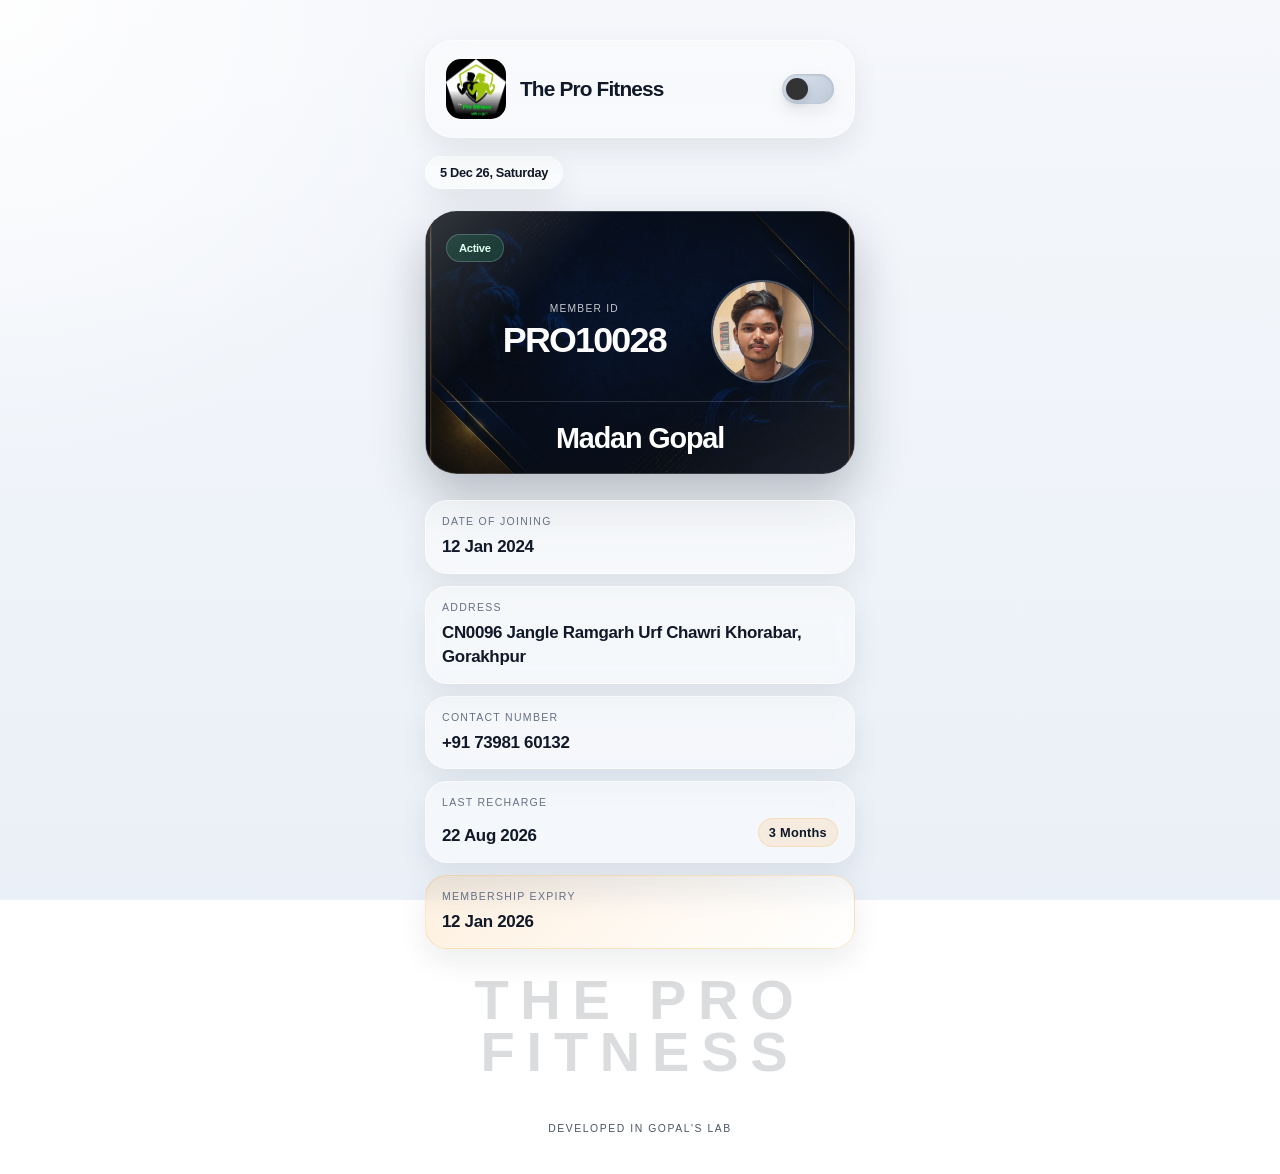
<file: index.html>
<!DOCTYPE html>

<html lang="en">
<head>
    <meta charset="UTF-8" />
    <meta name="viewport" content="width=device-width, initial-scale=1.0" />
    <link rel="icon" type="image/png" href="logo.png" />
    <title>The Pro Fitness</title>
    <link rel="stylesheet" href="member.css" />
</head>
<body>
    <div class="page-shell">
        <header class="topbar">
            <div class="brand-block">
                <div class="brand-mark"><img src="logo.png" alt="Logo" /></div>
                <div>
                    <h1>The Pro Fitness</h1>
                </div>
            </div>

            <div class="header-actions">
                <button class="theme-toggle" type="button" aria-label="Toggle theme">
                    <span class="toggle-thumb"></span>
                </button>
            </div>
        </header>

        <div class="date-panel">
            <strong id="todayDate">--</strong>
        </div>

        <main class="member-panel">
            <section class="profile-card no-box">
                <div class="credit-card">
                    <div class="card-header-row">
                        <div class="card-status">Active</div>
                        <div></div>
                    </div>
                    <div class="card-photo-id-row">
                        <div class="card-info-row">
                            <div class="member-id-stack">
                                <p class="card-label">Member id</p>
                                <h2>PRO10028</h2>
                            </div>
                        </div>
                        <div class="card-photo-box">
                            <img src="member.jpg" alt="Member photo" />
                        </div>
                    </div>
                    <div class="card-name-block">
                        <h3>Madan Gopal</h3>
                    </div>
                </div>
            </section>

            <aside class="member-summary no-box">
                <div class="summary-box">
                    <p class="label">Date of joining</p>
                    <h4>12 Jan 2024</h4>
                </div>

                <div class="summary-box">
                    <p class="label">Address</p>
                    <h4>CN0096 Jangle Ramgarh Urf Chawri Khorabar, Gorakhpur</h4>
                </div>

                <div class="summary-box">
                    <p class="label">Contact Number</p>
                    <h4>+91 73981 60132</h4>
                </div>

                <div class="summary-box">
                    <p class="label">Last Recharge</p>
                    <div class="recharge-meta">
                        <h4>22 Aug 2026</h4>
                        <span class="recharge-duration">3 Months</span>
                    </div>
                </div>

                <div class="summary-box highlighted">
                    <p class="label">Membership expiry</p>
                    <h4>12 Jan 2026</h4>
                </div>

                <div class="brand-footer" aria-label="The Pro Fitness brand footer">
                    <span>THE PRO</span>
                    <span>FITNESS</span>
                </div>
                <div class="brand-credit">Developed in Gopal's Lab</div>
            </aside>
        </main>
    </div>

    <script src="member.js"></script>
</body>
</html>
</file>
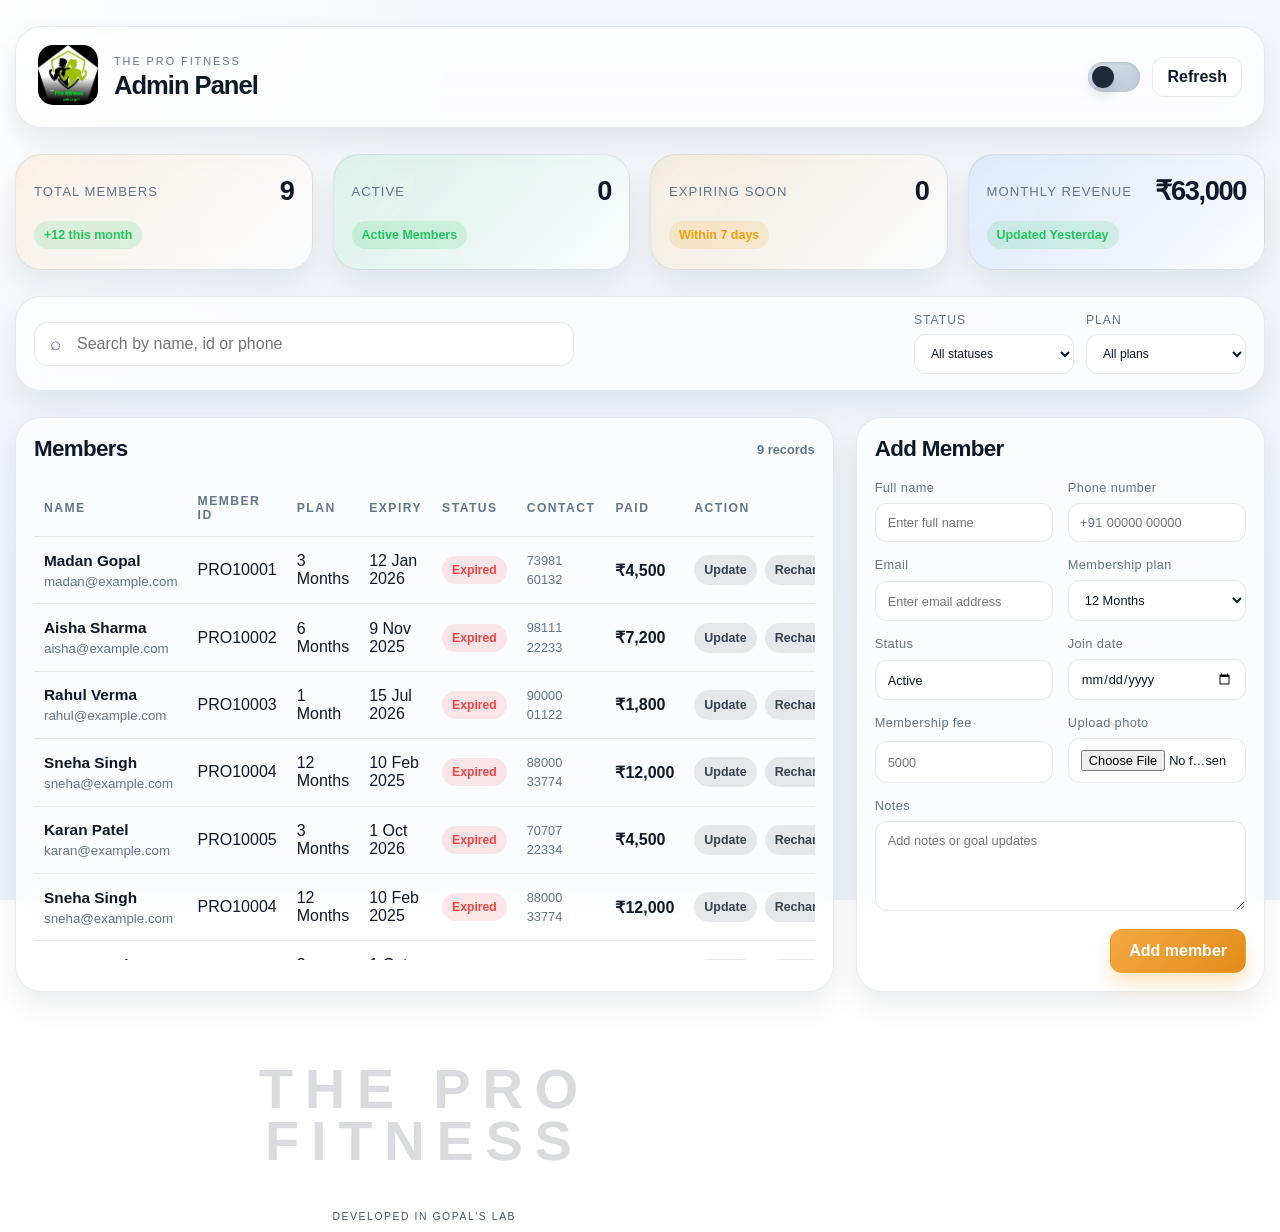
<file: admin.html>
<!DOCTYPE html>
<html lang="en">
<head>
    <meta charset="UTF-8" />
    <meta name="viewport" content="width=device-width, initial-scale=1.0" />
    <link rel="icon" type="image/png" href="logo.png" />
    <title>Admin Panel | The Pro Fitness</title>
    <link rel="stylesheet" href="admin.css" />
</head>
<body>
    <div class="admin-shell">
        <header class="admin-topbar">
            <div class="brand-wrap">
                <div class="admin-brand-mark"><img src="logo.png" alt="Logo" /></div>
                <div>
                    <p class="eyebrow">The Pro Fitness</p>
                    <h1>Admin Panel</h1>
                </div>
            </div>

            <div class="header-actions">
                <button type="button" class="theme-toggle" id="adminThemeToggle" aria-label="Toggle dashboard theme">
                    <span class="toggle-thumb"></span>
                </button>
                <button type="button" class="ghost-button" id="resetDemoData">Refresh</button>
            </div>
        </header>

        <section class="stats-grid" aria-label="Membership overview">
            <article class="stat-card accent">
                <div class="stat-meta">
                    <span>Total Members</span>
                    <strong id="totalMembers">0</strong>
                </div>
                <span class="stat-trend positive">+12 this month</span>
            </article>

            <article class="stat-card success">
                <div class="stat-meta">
                    <span>Active</span>
                    <strong id="activeMembers">0</strong>
                </div>
                <span class="stat-trend positive">Active Members</span>
            </article>

            <article class="stat-card warning">
                <div class="stat-meta">
                    <span>Expiring Soon</span>
                    <strong id="expiringSoon">0</strong>
                </div>
                <span class="stat-trend neutral">Within 7 days</span>
            </article>

            <article class="stat-card info">
                <div class="stat-meta">
                    <span>Monthly Revenue</span>
                    <strong id="monthlyRevenue">₹0</strong>
                </div>
                <span class="stat-trend positive">Updated Yesterday</span>
            </article>
        </section>

        <section class="toolbar" aria-label="Member search and filters">
            <div class="search-box">
                <span class="search-icon">⌕</span>
                <input id="memberSearch" type="search" placeholder="Search by name, id or phone" aria-label="Search members" />
            </div>

            <div class="filter-group">
                <label>
                    <span>Status</span>
                    <select id="statusFilter">
                        <option value="all">All statuses</option>
                        <option value="active">Active</option>
                        <option value="expiring">Expiring Soon</option>
                        <option value="expired">Expired</option>
                    </select>
                </label>

                <label>
                    <span>Plan</span>
                    <select id="planFilter">
                        <option value="all">All plans</option>
                        <option value="1 Month">1 Month</option>
                        <option value="3 Months">3 Months</option>
                        <option value="6 Months">6 Months</option>
                        <option value="12 Months">12 Months</option>
                    </select>
                </label>
            </div>
        </section>

        <main class="workspace-grid">
            <section class="table-panel panel">
                <div class="panel-header">                                   
                    <h2>Members</h2>
                    <span class="table-count" id="tableCount">0 records</span>
                </div>

                <div class="table-wrap">
                    <table>
                        <thead>
                            <tr>
                                <th>Name</th>
                                <th>Member ID</th>
                                <th>Plan</th>
                                <th>Expiry</th>
                                <th>Status</th>
                                <th>Contact</th>
                                <th>Paid</th>
                                <th>Action</th>
                            </tr>
                        </thead>
                        <tbody id="memberTableBody"></tbody>
                    </table>
                </div>
            </section>

            <aside class="form-panel panel">
                <div class="panel-header">
                    <h2 id="formTitle">Add Member</h2>
                </div>

                <!-- Add Member Form -->
                <form id="addMemberForm" class="member-form-container">
                    <div class="form-grid">
                        <label class="field">
                            <span>Full name</span>
                            <input name="name" type="text" placeholder="Enter full name" required />
                        </label>

                        <label class="field">
                            <span>Phone number</span>
                            <div class="field-with-prefix">
                                <span class="prefix">+91</span>
                                <input name="phone" type="tel" placeholder="00000 00000" maxlength="10" required />
                            </div>
                        </label>

                        <label class="field">
                            <span>Email</span>
                            <input name="email" type="email" placeholder="Enter email address" required />
                        </label>

                        <label class="field">
                            <span>Membership plan</span>
                            <select name="plan" required>
                                <option value="1 Month">1 Month</option>
                                <option value="3 Months">3 Months</option>
                                <option value="6 Months">6 Months</option>
                                <option value="12 Months" selected>12 Months</option>
                            </select>
                        </label>

                        <label class="field">
                            <span>Status</span>
                            <input type="text" value="Active" disabled />
                            <input type="hidden" name="status" value="active" />
                        </label>

                        <label class="field">
                            <span>Join date</span>
                            <input name="joinDate" type="date" required />
                        </label>

                        <label class="field">
                            <span>Membership fee</span>
                            <input name="fee" type="number" min="0" step="100" placeholder="5000" required />
                        </label>

                        <label class="field">
                            <span>Upload photo</span>
                            <input name="photo" type="file" accept="image/*" />
                        </label>

                        <label class="field field-wide">
                            <span>Notes</span>
                            <textarea name="notes" rows="3" placeholder="Add notes or goal updates"></textarea>
                        </label>
                    </div>

                    <div class="form-actions">
                        <button type="submit" class="primary-button">Add member</button>
                        <button type="button" class="secondary-button" id="cancelAdd" hidden>Cancel</button>
                    </div>
                </form>

                <!-- Edit Member Form -->
                <form id="editMemberForm" class="member-form-container" hidden>
                    <div class="form-grid">
                        <label class="field">
                            <span>Full name</span>
                            <input name="name" type="text" placeholder="Enter full name" required />
                        </label>

                        <label class="field">
                            <span>Phone number</span>
                            <div class="field-with-prefix">
                                <span class="prefix">+91</span>
                                <input name="phone" type="tel" placeholder="00000 00000" maxlength="10" required />
                            </div>
                        </label>

                        <label class="field">
                            <span>Email</span>
                            <input name="email" type="email" placeholder="Enter email address" required />
                        </label>

                        <label class="field">
                            <span>Membership plan</span>
                            <select id="editPlanField" name="plan" required disabled>
                                <option value="1 Month">1 Month</option>
                                <option value="3 Months">3 Months</option>
                                <option value="6 Months">6 Months</option>
                                <option value="12 Months">12 Months</option>
                            </select>
                        </label>

                        <label class="field">
                            <span>Status</span>
                            <select id="editStatusField" name="status" required>
                                <option value="active">Active</option>
                                <option value="expiring">Expiring</option>
                                <option value="expired">Expired</option>
                            </select>
                        </label>

                        <label class="field">
                            <span>Join date</span>
                            <input id="editJoinDateField" name="joinDate" type="date" required disabled />
                        </label>

                        <label class="field">
                            <span>Membership fee</span>
                            <input name="fee" type="number" min="0" step="100" placeholder="5000" required />
                        </label>

                        <label class="field">
                            <span>Upload photo</span>
                            <input name="photo" type="file" accept="image/*" />
                        </label>

                        <label class="field field-wide">
                            <span>Notes</span>
                            <textarea name="notes" rows="3" placeholder="Add notes or goal updates"></textarea>
                        </label>
                    </div>

                    <div class="form-actions">
                        <button type="submit" class="primary-button" id="editSubmitButton">Save changes</button>
                        <button type="button" class="secondary-button" id="cancelEdit">Cancel</button>
                    </div>
                </form>

                <!-- Recharge Member Form -->
                <form id="rechargeMemberForm" class="member-form-container" hidden>
                    <div class="form-grid">
                        <label class="field">
                            <span>Member ID</span>
                            <input id="rechargeMemberId" type="text" readonly />
                        </label>

                        <label class="field">
                            <span>Member Name</span>
                            <input id="rechargeMemberName" type="text" readonly />
                        </label>

                        <label class="field">
                            <span>Current Status</span>
                            <input id="rechargeMemberStatus" type="text" readonly />
                        </label>

                        <label class="field">
                            <span>Current Expiry Date</span>
                            <input id="rechargeCurrentExpiry" type="text" readonly />
                        </label>

                        <label class="field">
                            <span>Add Months</span>
                            <select id="rechargeMonths" name="months" required>
                                <option value="">Select months</option>
                                <option value="1">1 Month</option>
                                <option value="3">3 Months</option>
                                <option value="6">6 Months</option>
                                <option value="12">12 Months</option>
                            </select>
                        </label>

                        <label class="field">
                            <span>Fees</span>
                            <input id="rechargeAdditionalFee" name="additionalFee" type="number" min="0" step="100" required />
                        </label>

                        <label class="field">
                            <span>New Expiry Date</span>
                            <input id="rechargeNewExpiry" type="text" readonly />
                        </label>
                    </div>

                    <div class="form-actions">
                        <button type="submit" class="primary-button" id="rechargeSubmitButton">Process Recharge</button>
                        <button type="button" class="secondary-button" id="cancelRecharge">Cancel</button>
                    </div>
                </form>
            </aside>
            <div class="developer">
            <div class="brand-footer" aria-label="The Pro Fitness brand footer">
            <span>THE PRO</span>
            <span>FITNESS</span>
        </div>
        <div class="brand-credit">Developed in Gopal's Lab</div>
            </div>
        </main>
    </div>

    <script src="admin.js"></script>
</body>
</html>
</file>
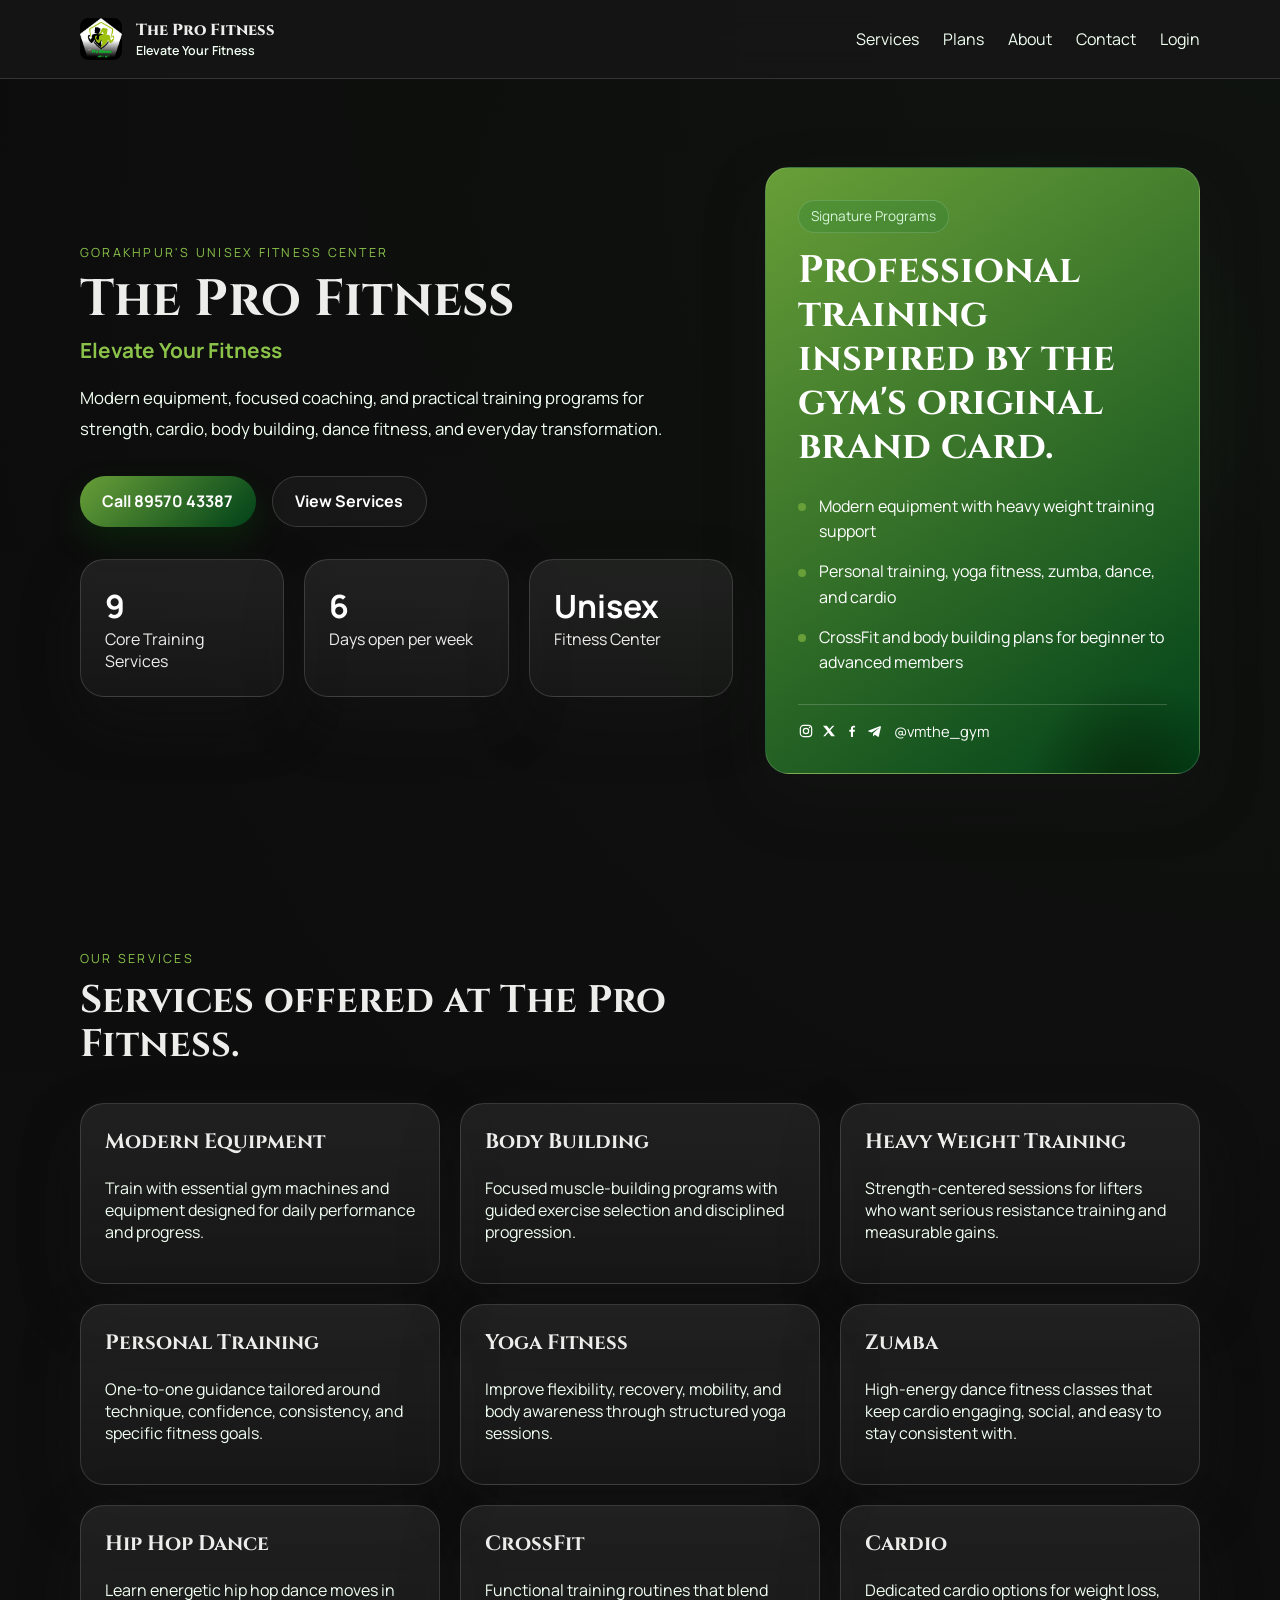
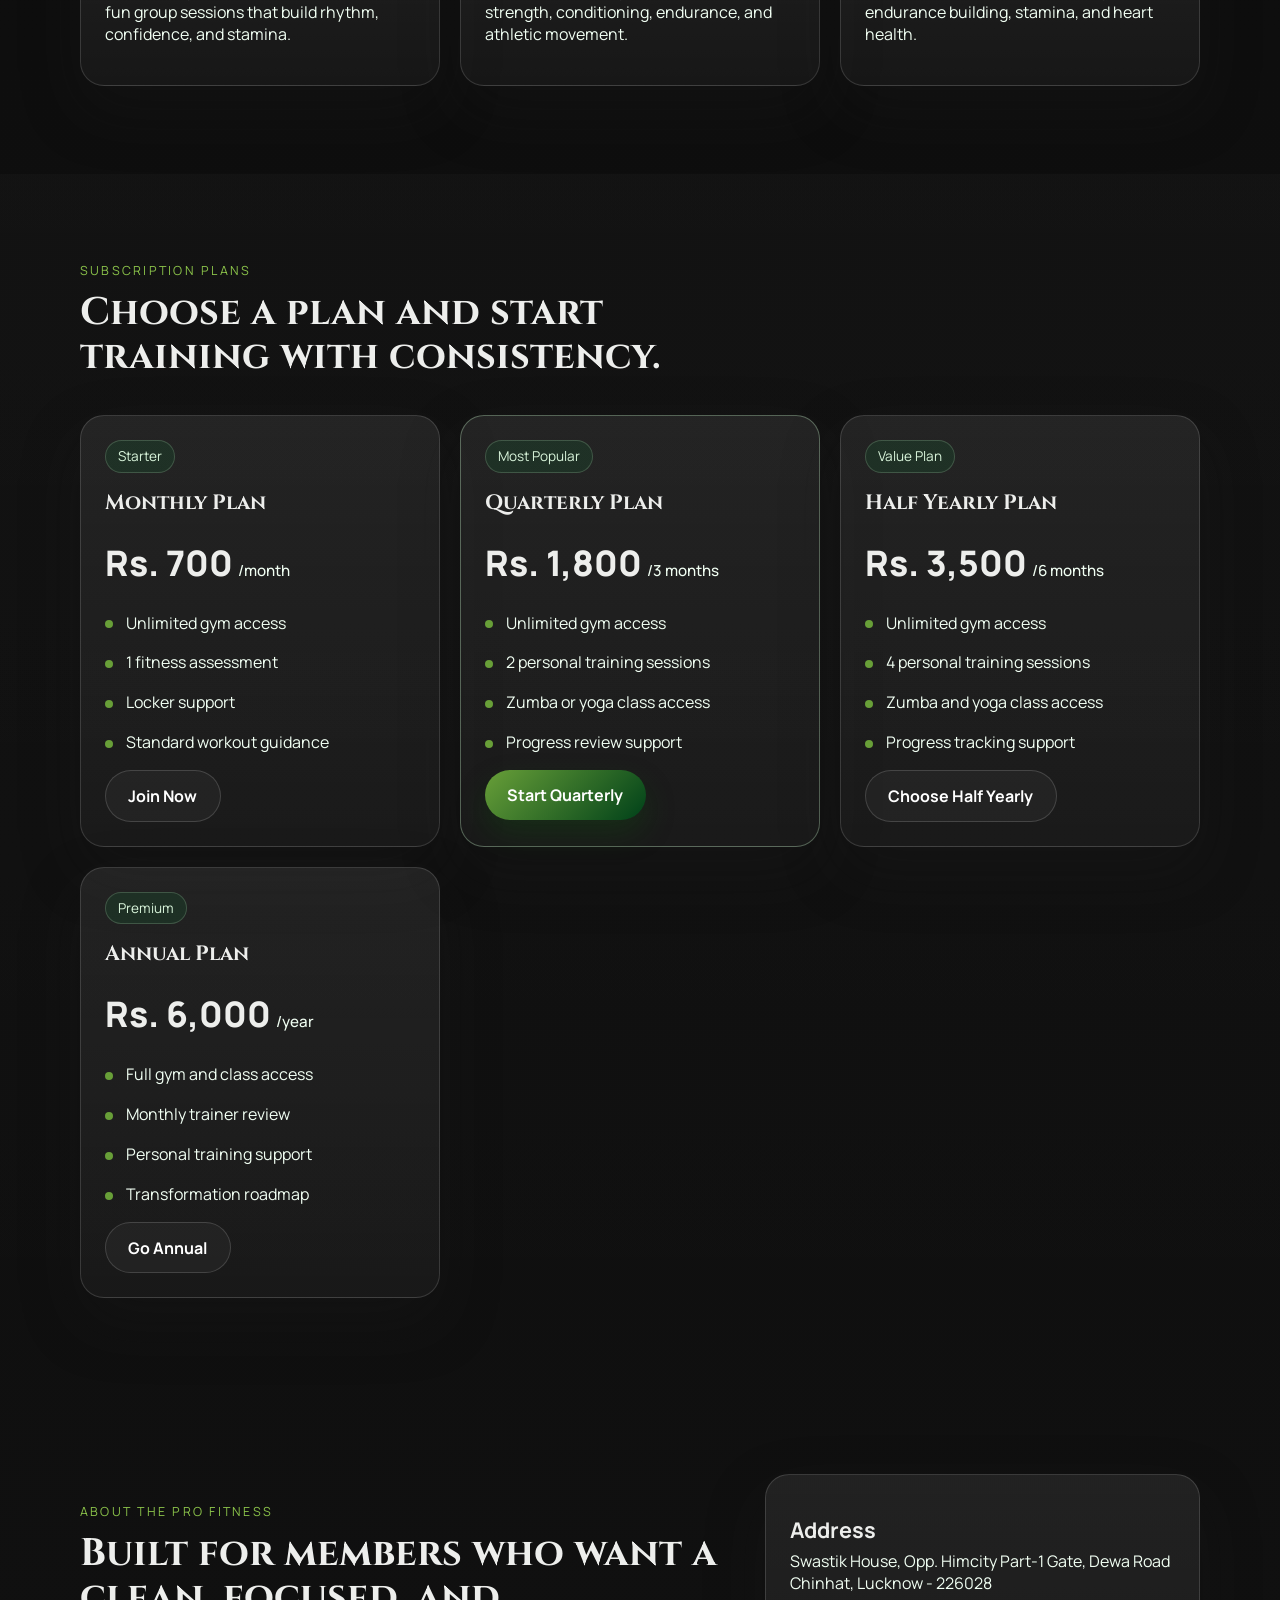
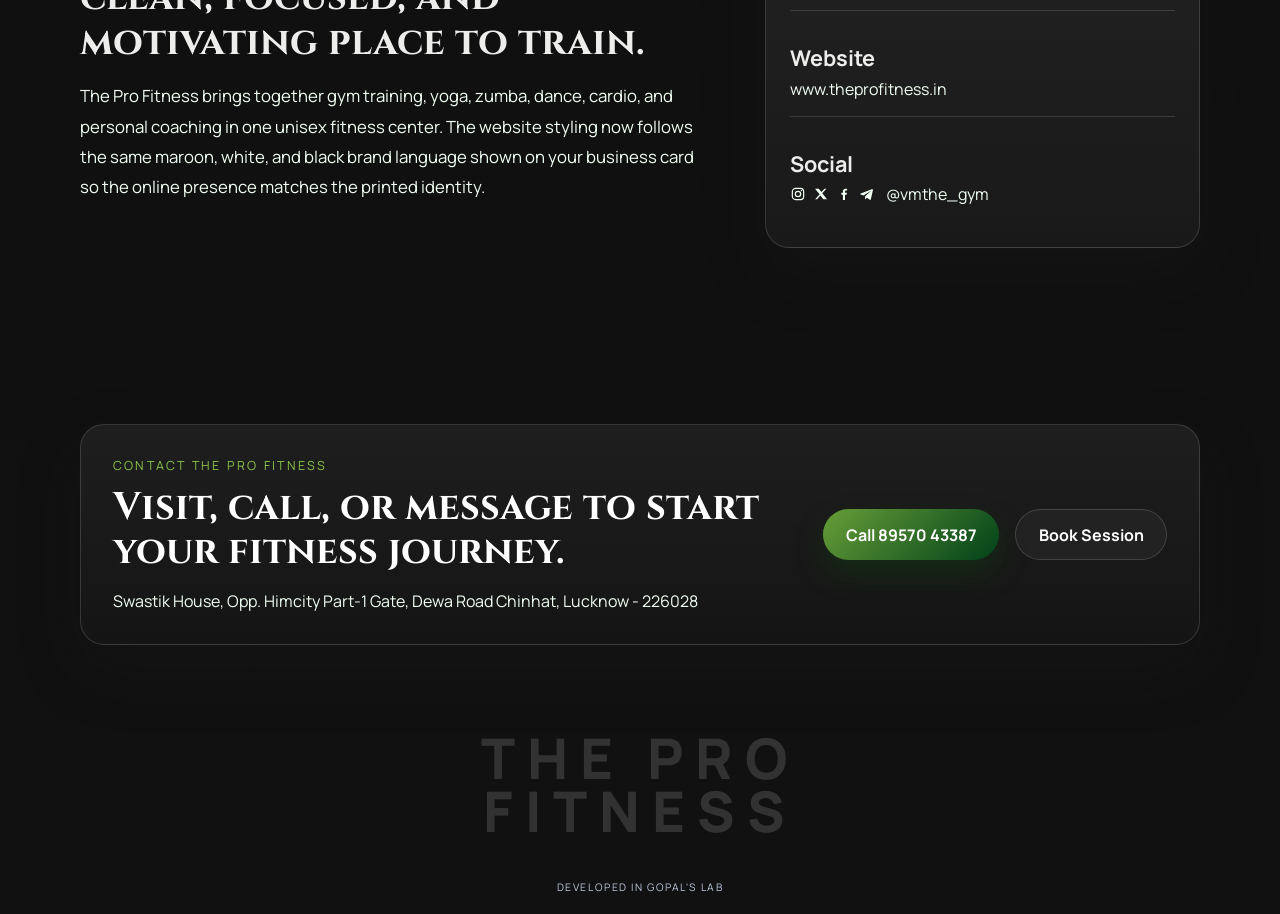
<file: website.html>
<!DOCTYPE html>
<html lang="en">

<head>
    <meta charset="UTF-8">
    <meta name="viewport" content="width=device-width, initial-scale=1.0">
    <link rel="stylesheet" href="style.css">
    <link rel="preconnect" href="https://fonts.googleapis.com">
    <link rel="preconnect" href="https://fonts.gstatic.com" crossorigin>
    <link rel="icon" type="image/png" href="logo.png">
    <link
        href="https://fonts.googleapis.com/css2?family=Cinzel:wght@500;700&family=Manrope:wght@400;500;600;700;800&display=swap"
        rel="stylesheet">
    <title>The Pro Fitness</title>
</head>

<body>
    <header class="site-header">
        <div class="container nav">
            <a href="#home" class="brand">
                <img src="logo.png" alt="The Pro Fitness logo" class="brand-mark">
                <span class="brand-lockup">
                    <span class="brand-text">The Pro Fitness</span>
                    <span class="brand-tagline">Elevate Your Fitness</span>
                </span>
            </a>
            <button class="menu-toggle" aria-label="Toggle menu" aria-expanded="false">
                <span></span>
                <span></span>
                <span></span>
            </button>
            <nav class="site-nav">
                <a href="#services">Services</a>
                <a href="#plans">Plans</a>
                <a href="#about">About</a>
                <a href="#contact">Contact</a>
                <a href="apps/member_login.html">Login</a>
            </nav>
        </div>
    </header>

    <main>
        <section class="hero" id="home">
            <div class="container hero-grid">
                <div class="hero-copy reveal">
                    <p class="eyebrow">Gorakhpur's Unisex Fitness Center</p>
                    <h1>The Pro Fitness</h1>
                    <p class="hero-tagline">Elevate Your Fitness</p>
                    <p class="hero-text">
                        Modern equipment, focused coaching, and practical training programs for strength,
                        cardio, body building, dance fitness, and everyday transformation.
                    </p>
                    <div class="hero-actions">
                        <a href="tel:+918957043387" class="btn btn-primary">Call 89570 43387</a>
                        <a href="#services" class="btn btn-secondary">View Services</a>
                    </div>
                    <div class="hero-stats">
                        <div class="stat-card">
                            <strong class="counter" data-target="9">0</strong>
                            <span>Core Training Services</span>
                        </div>
                        <div class="stat-card">
                            <strong class="counter" data-target="6">0</strong>
                            <span>Days open per week</span>
                        </div>
                        <div class="stat-card">
                            <strong>Unisex</strong>
                            <span>Fitness Center</span>
                        </div>
                    </div>
                </div>

                <div class="hero-visual reveal">
                    <div class="hero-panel">
                        <div class="panel-badge">Signature Programs</div>
                        <h2>Professional training inspired by the gym's original brand card.</h2>
                        <ul class="feature-list">
                            <li>Modern equipment with heavy weight training support</li>
                            <li>Personal training, yoga fitness, zumba, dance, and cardio</li>
                            <li>CrossFit and body building plans for beginner to advanced members</li>
                        </ul>
                        <div class="hero-contact-strip">
                            <span class="social-handle">
                                <span class="social-icons">
                                    <a class="social-link" href="https://example.com/instagram"
                                        aria-label="Instagram profile">
                                        <svg class="social-icon" viewBox="0 0 24 24" fill="none">
                                            <rect x="3.5" y="3.5" width="17" height="17" rx="5" stroke="currentColor"
                                                stroke-width="1.8"></rect>
                                            <circle cx="12" cy="12" r="4" stroke="currentColor" stroke-width="1.8">
                                            </circle>
                                            <circle cx="17.3" cy="6.7" r="1.1" fill="currentColor"></circle>
                                        </svg>
                                    </a>
                                    <a class="social-link" href="https://example.com/x" aria-label="X profile">
                                        <svg class="social-icon" viewBox="0 0 24 24" fill="currentColor">
                                            <path
                                                d="M17.2 4H20l-6.1 7 7.1 9h-5.6L11 14.4 6.1 20H3.3l6.6-7.5L3 4h5.7l4 5.1L17.2 4Z">
                                            </path>
                                        </svg>
                                    </a>
                                    <a class="social-link" href="https://example.com/facebook"
                                        aria-label="Facebook profile">
                                        <svg class="social-icon" viewBox="0 0 24 24" fill="currentColor">
                                            <path
                                                d="M13.5 21v-7.7H16l.4-3h-2.9V8.4c0-.9.2-1.5 1.5-1.5h1.6V4.2c-.3 0-1.2-.1-2.3-.1-2.3 0-3.9 1.4-3.9 4v2.2H8v3h2.4V21h3.1Z">
                                            </path>
                                        </svg>
                                    </a>
                                    <a class="social-link" href="https://example.com/telegram"
                                        aria-label="Telegram profile">
                                        <svg class="social-icon" viewBox="0 0 24 24" fill="currentColor">
                                            <path
                                                d="M21 5.6 17.8 20c-.2 1-.8 1.2-1.6.8l-4.4-3.2-2.1 2c-.2.2-.4.4-.8.4l.3-4.5 8.3-7.5c.4-.3-.1-.5-.5-.3l-10.2 6.5-4.4-1.4c-1-.3-1-.9.2-1.4L19.2 5c.8-.3 2 .2 1.8.6Z">
                                            </path>
                                        </svg>
                                    </a>
                                </span>
                                <span>@vmthe_gym</span>
                            </span>
                        </div>
                    </div>
                </div>
            </div>
        </section>

        <section class="section services" id="services">
            <div class="container">
                <div class="section-heading reveal">
                    <p class="eyebrow">Our Services</p>
                    <h2>Services offered at The Pro Fitness.</h2>
                </div>
                <div class="card-grid">
                    <article class="service-card reveal">
                        <h3>Modern Equipment</h3>
                        <p>Train with essential gym machines and equipment designed for daily performance and progress.
                        </p>
                    </article>
                    <article class="service-card reveal">
                        <h3>Body Building</h3>
                        <p>Focused muscle-building programs with guided exercise selection and disciplined progression.
                        </p>
                    </article>
                    <article class="service-card reveal">
                        <h3>Heavy Weight Training</h3>
                        <p>Strength-centered sessions for lifters who want serious resistance training and measurable
                            gains.</p>
                    </article>
                    <article class="service-card reveal">
                        <h3>Personal Training</h3>
                        <p>One-to-one guidance tailored around technique, confidence, consistency, and specific fitness
                            goals.</p>
                    </article>
                    <article class="service-card reveal">
                        <h3>Yoga Fitness</h3>
                        <p>Improve flexibility, recovery, mobility, and body awareness through structured yoga sessions.
                        </p>
                    </article>
                    <article class="service-card reveal">
                        <h3>Zumba</h3>
                        <p>High-energy dance fitness classes that keep cardio engaging, social, and easy to stay
                            consistent with.</p>
                    </article>
                    <article class="service-card reveal">
                        <h3>Hip Hop Dance</h3>
                        <p>Learn energetic hip hop dance moves in fun group sessions that build rhythm, confidence, and
                            stamina.</p>
                    </article>
                    <article class="service-card reveal">
                        <h3>CrossFit</h3>
                        <p>Functional training routines that blend strength, conditioning, endurance, and athletic
                            movement.</p>
                    </article>
                    <article class="service-card reveal">
                        <h3>Cardio</h3>
                        <p>Dedicated cardio options for weight loss, endurance building, stamina, and heart health.</p>
                    </article>
                </div>
            </div>
        </section>

        <section class="section plans" id="plans">
            <div class="container">
                <div class="section-heading reveal">
                    <p class="eyebrow">Subscription Plans</p>
                    <h2>Choose a plan and start training with consistency.</h2>
                </div>
                <div class="plan-grid">
                    <article class="plan-card reveal">
                        <span class="plan-label">Starter</span>
                        <h3>Monthly Plan</h3>
                        <p class="price">Rs. 700<span>/month</span></p>
                        <ul>
                            <li>Unlimited gym access</li>
                            <li>1 fitness assessment</li>
                            <li>Locker support</li>
                            <li>Standard workout guidance</li>
                        </ul>
                        <a href="#contact" class="btn btn-secondary">Join Now</a>
                    </article>

                    <article class="plan-card featured reveal">
                        <span class="plan-label">Most Popular</span>
                        <h3>Quarterly Plan</h3>
                        <p class="price">Rs. 1,800<span>/3 months</span></p>
                        <ul>
                            <li>Unlimited gym access</li>
                            <li>2 personal training sessions</li>
                            <li>Zumba or yoga class access</li>
                            <li>Progress review support</li>
                        </ul>
                        <a href="#contact" class="btn btn-primary">Start Quarterly</a>
                    </article>

                    <article class="plan-card reveal">
                        <span class="plan-label">Value Plan</span>
                        <h3>Half Yearly Plan</h3>
                        <p class="price">Rs. 3,500<span>/6 months</span></p>
                        <ul>
                            <li>Unlimited gym access</li>
                            <li>4 personal training sessions</li>
                            <li>Zumba and yoga class access</li>
                            <li>Progress tracking support</li>
                        </ul>
                        <a href="#contact" class="btn btn-secondary">Choose Half Yearly</a>
                    </article>

                    <article class="plan-card reveal">
                        <span class="plan-label">Premium</span>
                        <h3>Annual Plan</h3>
                        <p class="price">Rs. 6,000<span>/year</span></p>
                        <ul>
                            <li>Full gym and class access</li>
                            <li>Monthly trainer review</li>
                            <li>Personal training support</li>
                            <li>Transformation roadmap</li>
                        </ul>
                        <a href="#contact" class="btn btn-secondary">Go Annual</a>
                    </article>
                </div>
            </div>
        </section>

        <section class="section about" id="about">
            <div class="container about-grid">
                <div class="about-copy reveal">
                    <p class="eyebrow">About The Pro Fitness</p>
                    <h2>Built for members who want a clean, focused, and motivating place to train.</h2>
                    <p>
                        The Pro Fitness brings together gym training, yoga, zumba, dance, cardio, and personal coaching
                        in one unisex fitness center. The website styling now follows the same maroon, white, and black
                        brand language shown on your business card so the online presence matches the printed identity.
                    </p>
                </div>
                <div class="about-card reveal">
                    <div class="mini-metric">
                        <strong>Address</strong>
                        <span>Swastik House, Opp. Himcity Part-1 Gate, Dewa Road Chinhat, Lucknow - 226028</span>
                    </div>
                    <div class="mini-metric">
                        <strong>Website</strong>
                        <span>www.theprofitness.in</span>
                    </div>
                    <div class="mini-metric">
                        <strong>Social</strong>
                        <span class="social-handle">
                            <span class="social-icons">
                                <a class="social-link" href="https://example.com/instagram"
                                    aria-label="Instagram profile">
                                    <svg class="social-icon" viewBox="0 0 24 24" fill="none">
                                        <rect x="3.5" y="3.5" width="17" height="17" rx="5" stroke="currentColor"
                                            stroke-width="1.8"></rect>
                                        <circle cx="12" cy="12" r="4" stroke="currentColor" stroke-width="1.8"></circle>
                                        <circle cx="17.3" cy="6.7" r="1.1" fill="currentColor"></circle>
                                    </svg>
                                </a>
                                <a class="social-link" href="https://example.com/x" aria-label="X profile">
                                    <svg class="social-icon" viewBox="0 0 24 24" fill="currentColor">
                                        <path
                                            d="M17.2 4H20l-6.1 7 7.1 9h-5.6L11 14.4 6.1 20H3.3l6.6-7.5L3 4h5.7l4 5.1L17.2 4Z">
                                        </path>
                                    </svg>
                                </a>
                                <a class="social-link" href="https://example.com/facebook"
                                    aria-label="Facebook profile">
                                    <svg class="social-icon" viewBox="0 0 24 24" fill="currentColor">
                                        <path
                                            d="M13.5 21v-7.7H16l.4-3h-2.9V8.4c0-.9.2-1.5 1.5-1.5h1.6V4.2c-.3 0-1.2-.1-2.3-.1-2.3 0-3.9 1.4-3.9 4v2.2H8v3h2.4V21h3.1Z">
                                        </path>
                                    </svg>
                                </a>
                                <a class="social-link" href="https://example.com/telegram"
                                    aria-label="Telegram profile">
                                    <svg class="social-icon" viewBox="0 0 24 24" fill="currentColor">
                                        <path
                                            d="M21 5.6 17.8 20c-.2 1-.8 1.2-1.6.8l-4.4-3.2-2.1 2c-.2.2-.4.4-.8.4l.3-4.5 8.3-7.5c.4-.3-.1-.5-.5-.3l-10.2 6.5-4.4-1.4c-1-.3-1-.9.2-1.4L19.2 5c.8-.3 2 .2 1.8.6Z">
                                        </path>
                                    </svg>
                                </a>
                            </span>
                            <span>@vmthe_gym</span>
                        </span>
                    </div>
                </div>
            </div>
        </section>

        <section class="cta" id="contact">
            <div class="container cta-box reveal">
                <div class="contact-copy">
                    <p class="eyebrow">Contact The Pro Fitness</p>
                    <h2>Visit, call, or message to start your fitness journey.</h2>
                    <p>Swastik House, Opp. Himcity Part-1 Gate, Dewa Road Chinhat, Lucknow - 226028</p>
                </div>
                <div class="contact-actions">
                    <a href="tel:+918957043387" class="btn btn-primary">Call 89570 43387</a>
                    <a href="https://wa.me/918957043387?text=Hello%20The%20Pro%20Fitness%2C%20I%20want%20to%20book%20a%20session."
                        class="btn btn-secondary">Book Session</a>
                </div>
            </div>
        </section>
    </main>
    <div class="brand-footer" aria-label="The Pro Fitness brand footer">
        <span>THE PRO</span>
        <span>FITNESS</span>
    </div>
    <div class="brand-credit">Developed in Gopal's Lab</div>
    <script src="script.js"></script>
</body>

</html>
</file>
<file: member.css>
:root {
    --bg-1: #f5f7fb;
    --bg-2: #eaf0f7;
    --panel: rgba(255, 255, 255, 0.58);
    --panel-solid: rgba(255, 255, 255, 0.78);
    --primary: #f9a33b;
    --primary-deep: #e88b17;
    --accent: #2ec27e;
    --text: #111827;
    --muted: #667085;
    --line: rgba(148, 163, 184, 0.26);
    --shadow: 0 18px 40px rgba(15, 23, 42, 0.12);
    --soft-shadow: 0 12px 30px rgba(15, 23, 42, 0.08);
    --topbar-bg: rgba(255, 255, 255, 0.4);
    --chip-bg: rgba(255, 255, 255, 0.52);
    --summary-bg: rgba(255, 255, 255, 0.46);
    --summary-border: rgba(255, 255, 255, 0.5);
}

body.theme-dark {
    --bg-1: #000000;
    --bg-2: #111111;
    --panel: rgba(12, 18, 24, 0.64);
    --panel-solid: rgba(17, 24, 31, 0.78);
    --primary: #f9a33b;
    --primary-deep: #e88b17;
    --accent: #2ec27e;
    --text: #ffffff;
    --muted: #ffffff;
    --line: rgba(255, 255, 255, 0.08);
    --shadow: 0 18px 40px rgba(2, 8, 12, 0.46);
    --soft-shadow: 0 12px 30px rgba(2, 8, 12, 0.32);
    --topbar-bg: rgba(19, 19, 19, 0.7);
    --chip-bg: rgba(255, 255, 255, 0.08);
    --summary-bg: rgba(21, 21, 21, 0.7);
    --summary-border: rgba(255, 255, 255, 0.08);
}

* {
    box-sizing: border-box;
}

html {
    scroll-behavior: smooth;
}

body {
    margin: 0;
    min-height: 100vh;
    font-family: "SF Pro Display", "SF Pro Text", "Apple Color Emoji", "Segoe UI", sans-serif;
    background:
        radial-gradient(circle at top left, rgba(255, 255, 255, 0.9), transparent 30%),
        linear-gradient(180deg, var(--bg-1) 0%, var(--bg-2) 100%);
    background-attachment: fixed;
    color: var(--text);
    letter-spacing: -0.02em;
    transition: background 0.25s ease, color 0.25s ease;
}

img {
    display: block;
    max-width: 100%;
}

.page-shell {
    width: min(430px, calc(100% - 20px));
    margin: 26px auto 40px;
    padding: 14px 0 0;
}

.topbar {
    display: flex;
    align-items: center;
    justify-content: space-between;
    gap: 14px;
    background: var(--topbar-bg);
    border: 1px solid rgba(255, 255, 255, 0.5);
    border-radius: 28px;
    padding: 18px 20px;
    backdrop-filter: blur(18px);
    -webkit-backdrop-filter: blur(18px);
    box-shadow: var(--soft-shadow);
}

.brand-block {
    display: flex;
    align-items: center;
    gap: 14px;
}

.brand-mark img{
    width: 60px;
    height: 60px;
    border-radius: 25%;
}

h1, h2, h3, h4, p {
    margin: 0;
}

h1 {
    font-size: 1.3rem;
    font-weight: 700;
    letter-spacing: -0.04em;
}

.eyebrow,
.label {
    margin: 0;
    font-size: 0.66rem;
    letter-spacing: 0.12em;
    text-transform: uppercase;
    color: var(--muted);
}

.date-panel {
    margin: 18px 0 0;
    display: flex;
    justify-content: flex-start;
}

.date-panel strong {
    background: var(--chip-bg);
    border: 1px solid rgba(255, 255, 255, 0.45);
    border-radius: 999px;
    padding: 8px 14px;
    font-size: 0.8rem;
    color: var(--text);
    box-shadow: var(--soft-shadow);
}

.header-actions {
    display: flex;
    align-items: center;
    justify-content: flex-end;
}

.theme-toggle {
    position: relative;
    width: 52px;
    height: 30px;
    border: none;
    border-radius: 999px;
    background: linear-gradient(135deg, #dfe7f2, #bcc7d6);
    box-shadow: inset 0 1px 3px rgba(15, 23, 42, 0.18), 0 8px 18px rgba(15, 23, 42, 0.08);
    cursor: pointer;
    padding: 0;
    transition: background 0.45s ease, transform 0.3s ease;
}

.theme-toggle.is-dark {
    background: linear-gradient(135deg, #2a3a4e, #1a2435);
}

.toggle-thumb {
    position: absolute;
    top: 4px;
    left: 4px;
    width: 22px;
    height: 22px;
    border-radius: 50%;
    background: #333333;
    box-shadow: 0 4px 8px rgba(15, 23, 42, 0.15);
    transition: transform 0.45s ease, box-shadow 0.45s ease, background 0.45s ease;
}

.theme-toggle.is-dark .toggle-thumb {
    transform: translateX(22px);
    background: #dfe7f2;
}

.member-panel {
    display: grid;
    grid-template-columns: 1fr;
    gap: 18px;
    margin-top: 22px;
}

.profile-card,
.member-summary {
    background: transparent;
    border: none;
    border-radius: 0;
    box-shadow: none;
}

.profile-card {
    padding: 0;
}

.no-box {
    background: transparent !important;
    border: none !important;
    border-radius: 0 !important;
    box-shadow: none !important;
}

.credit-card {
    position: relative;
    overflow: hidden;
    background:
        linear-gradient(135deg, rgba(9, 13, 17, 0.68), rgba(17, 24, 31, 0.52)),
        url('Card-background.png') center/cover no-repeat;
    border: 1px solid rgba(255, 255, 255, 0.18);
    border-radius: 32px;
    padding: 22px 20px 18px;
    min-height: 260px;
    box-shadow: 0 24px 50px rgba(17, 24, 39, 0.25);
}

.credit-card::before {
    content: "";
    position: absolute;
    inset: 0;
    background: linear-gradient(135deg, rgba(255,255,255,0.18), transparent 28%, transparent 70%, rgba(255,255,255,0.08));
    pointer-events: none;
}

.card-header-row,
.card-info-row {
    position: relative;
    z-index: 1;
}

.card-header-row {
    display: flex;
    align-items: center;
    justify-content: space-between;
    gap: 12px;
    margin-bottom: 18px;
}

.card-status {
    background: rgba(46, 194, 126, 0.18);
    color: #dffef0;
    border: 1px solid rgba(223, 254, 240, 0.22);
    border-radius: 999px;
    padding: 7px 12px;
    font-size: 0.7rem;
    font-weight: 700;
}

.card-photo-id-row {
    position: relative;
    z-index: 1;
    display: flex;
    align-items: center;
    justify-content: center;
    margin: 14px 0 18px;
    width: 100%;
    text-align: center;
    padding-left: 0;
}

.card-photo-box {
    position: relative;
    z-index: 1;
    width: 103.4px;
    height: 103.4px;
    overflow: hidden;
    border-radius: 50%;
    border: 2px solid rgba(255, 255, 255, 0.28);
    box-shadow: 0 18px 26px rgba(5, 10, 14, 0.2);
    flex-shrink: 0;
    display: block;
    margin-right: 20px;
}

.card-photo-box img {
    width: 100%;
    height: 100%;
    object-fit: cover;
}

.card-info-row {
    display: flex;
    width: 60%;
    align-items: center;
    justify-content: center;
    gap: 10px;
    flex: 1;
    text-align: center;
    margin: 0;
    margin-left: 12px;
}

.member-id-stack {
    display: flex;
    flex-direction: column;
    align-items: center;
    justify-content: center;
}

.card-label {
    margin: 0;
    font-size: 0.64rem;
    letter-spacing: 0.12em;
    text-transform: uppercase;
    color: rgba(255, 255, 255, 0.76);
}

.credit-card h2 {
    margin-top: 6px;
    font-size: clamp(2.2rem, 2.8vw, 2.8rem);
    font-weight: 700;
    letter-spacing: -0.05em;
    color: #fdfdfd;
}

.card-name-block {
    position: relative;
    z-index: 1;
    margin-top: 18px;
    padding-top: 14px;
    border-top: 1px solid rgba(255, 255, 255, 0.14);
    text-align: center;
}

.card-name-block h3 {
    margin-top: 6px;
    font-size: clamp(1.8rem, 2vw, 2.4rem);
    font-weight: 700;
    letter-spacing: -0.04em;
    color: #ffffff;
}

.member-summary {
    padding: 8px 0 0;
    display: flex;
    flex-direction: column;
    gap: 12px;
}

.summary-box {
    background: var(--summary-bg);
    border: 1px solid var(--summary-border);
    border-radius: 22px;
    padding: 14px 16px;
    backdrop-filter: blur(10px);
    -webkit-backdrop-filter: blur(10px);
    box-shadow: var(--soft-shadow);
    transition: box-shadow 0.2s ease;
}

.summary-box:hover {
    box-shadow: none;
}

.summary-box h4 {
    margin-top: 8px;
    font-size: 1.06rem;
    line-height: 1.4;
    font-weight: 600;
    color: #111827;
}

.recharge-meta {
    display: flex;
    align-items: center;
    justify-content: space-between;
    gap: 10px;
    margin-top: 8px;
}

.recharge-duration {
    display: inline-flex;
    align-items: center;
    justify-content: center;
    padding: 6px 10px;
    border-radius: 999px;
    background: rgba(249, 163, 59, 0.14);
    border: 1px solid rgba(249, 163, 59, 0.2);
    color: #111827;
    font-size: 0.8rem;
    font-weight: 700;
    letter-spacing: 0.02em;
}

body.theme-dark .summary-box h4,
body.theme-dark .summary-box .label,
body.theme-dark .recharge-duration {
    color: #d1d5db;
}

.summary-box.highlighted {
    background: linear-gradient(135deg, rgba(249, 163, 59, 0.16), rgba(255, 255, 255, 0.6));
    border-color: rgba(249, 163, 59, 0.25);
}

.brand-footer {
    display: flex;
    flex-direction: column;
    align-items: center;
    justify-content: center;
    gap: 3px;
    margin-top: 14px;
    width: 100%;
    color: var(--text);
    font-size: 350%;
    font-weight: 900;
    letter-spacing: 0.21em;
    line-height: 0.88;
    text-transform: uppercase;
    opacity: 0.15;
    text-align: center;
    white-space: nowrap;
}
.brand-credit {
    margin-top: 35px;
    text-align: center;
    color: #4b5563;
    font-size: 0.65rem;
    letter-spacing: 0.15em;
    text-transform: uppercase;
}
body.theme-dark .brand-credit {
    color: #d1d5db;
}
@media (max-width: 420px) {
    .page-shell {
        width: min(100% - 16px, 390px);
        margin-top: 18px;
    }

    .topbar {
        padding: 16px 18px;
        border-radius: 22px;
    }

    .brand-mark {
        width: 40px;
        height: 40px;
    }

    .brand-mark img {
        width: 40px;
        height: 40px;
    }

    h1 {
        font-size: 1.08rem;
    }

    .credit-card {
        min-height: 240px;
        border-radius: 28px;
    }
}
</file>
<file: admin.css>
:root {
    --bg-1: #f4f7fb;
    --bg-2: #edf3fb;
    --panel: rgba(255, 255, 255, 0.7);
    --panel-solid: #ffffff;
    --panel-strong: #f8fafc;
    --primary: #f5a843;
    --primary-deep: #e08d19;
    --primary-soft: rgba(245, 168, 67, 0.14);
    --success: #22c55e;
    --success-soft: rgba(34, 197, 94, 0.14);
    --warning: #f59e0b;
    --warning-soft: rgba(245, 158, 11, 0.14);
    --danger: #ef4444;
    --danger-soft: rgba(239, 68, 68, 0.12);
    --info: #3b82f6;
    --info-soft: rgba(59, 130, 246, 0.12);
    --text: #0f172a;
    --muted: #64748b;
    --line: rgba(148, 163, 184, 0.22);
    --shadow: 0 18px 45px rgba(15, 23, 42, 0.12);
    --soft-shadow: 0 14px 30px rgba(15, 23, 42, 0.08);
}

body.theme-dark {
    --bg-1: #000000;
    --bg-2: #111111;
    --panel: rgba(12, 18, 24, 0.64);
    --panel-solid: rgba(17, 24, 31, 0.78);
    --panel-strong: rgba(21, 21, 21, 0.7);
    --primary: #f9a33b;
    --primary-deep: #e88b17;
    --primary-soft: rgba(249, 163, 59, 0.12);
    --success: #2ec27e;
    --success-soft: rgba(46, 194, 126, 0.12);
    --warning: #f9a33b;
    --warning-soft: rgba(249, 163, 59, 0.12);
    --danger: #f87171;
    --danger-soft: rgba(248, 113, 113, 0.12);
    --info: #60a5fa;
    --info-soft: rgba(96, 165, 250, 0.12);
    --text: #ffffff;
    --muted: #ffffff;
    --line: rgba(255, 255, 255, 0.08);
    --shadow: 0 18px 40px rgba(2, 8, 12, 0.46);
    --soft-shadow: 0 12px 30px rgba(2, 8, 12, 0.32);
}

* {
    box-sizing: border-box;
}

html {
    scroll-behavior: smooth;
}

body {
    margin: 0;
    min-height: 100vh;
    font-family: "Segoe UI", Tahoma, Geneva, Verdana, sans-serif;
    background:
        radial-gradient(circle at top left, rgba(255,255,255,0.9) 0%, transparent 28%),
        linear-gradient(180deg, var(--bg-1) 0%, var(--bg-2) 100%);
    background-repeat: no-repeat;
    background-size: 100%, 100%;
    background-attachment: fixed;
    color: var(--text);
    transition: background 0.25s ease, color 0.25s ease;
}

button,
input,
select,
textarea {
    font: inherit;
}

button {
    cursor: pointer;
}

.admin-shell {
    width: min(1400px, calc(100% - 30px));
    margin: 26px auto 50px;
}

.admin-topbar,
.panel,
.stat-card,
.toolbar {
    background: var(--panel);
    border: 1px solid var(--line);
    border-radius: 26px;
    box-shadow: var(--soft-shadow);
    backdrop-filter: blur(16px);
    -webkit-backdrop-filter: blur(16px);
}

.admin-topbar {
    display: flex;
    align-items: center;
    justify-content: space-between;
    gap: 16px;
    padding: 18px 22px;
}

.brand-wrap {
    display: flex;
    align-items: center;
    gap: 16px;
}

.admin-brand-mark img{
    width: 60px;
    height: 60px;
    border-radius: 25%;
}

.eyebrow {
    margin: 0 0 4px;
    font-size: 0.68rem;
    letter-spacing: 0.18em;
    text-transform: uppercase;
    color: var(--muted);
}

h1, h2, h3, p {
    margin: 0;
}

h1 {
    font-size: clamp(1.6rem, 2vw, 2.2rem);
    letter-spacing: -0.04em;
}

.header-actions {
    display: flex;
    align-items: center;
    gap: 12px;
}

.theme-toggle {
    position: relative;
    width: 52px;
    height: 30px;
    border: none;
    border-radius: 999px;
    background: linear-gradient(135deg, #dfe7f2, #bcc7d6);
    box-shadow: inset 0 1px 3px rgba(15, 23, 42, 0.18);
    padding: 0;
}

body.theme-dark .theme-toggle {
    background: linear-gradient(135deg, #30425d, #1d2b3d);
}

.toggle-thumb {
    position: absolute;
    top: 4px;
    left: 4px;
    width: 22px;
    height: 22px;
    border-radius: 50%;
    background: #1f2937;
    box-shadow: 0 6px 14px rgba(15, 23, 42, 0.18);
    transition: transform 0.3s ease, background 0.3s ease;
}

body.theme-dark .toggle-thumb {
    transform: translateX(22px);
    background: #dfe7f2;
}

.ghost-button,
.primary-button,
.secondary-button,
.action-btn {
    border-radius: 12px;
    border: 1px solid transparent;
    transition: transform 0.2s ease, opacity 0.2s ease;
}

.ghost-button {
    background: var(--panel-solid);
    border-color: var(--line);
    color: var(--text);
    padding: 10px 14px;
    font-weight: 600;
}

.primary-button {
    background: linear-gradient(135deg, var(--primary), var(--primary-deep));
    color: #fff;
    padding: 12px 18px;
    font-weight: 700;
    box-shadow: 0 12px 18px rgba(245, 168, 67, 0.28);
}

.secondary-button {
    background: transparent;
    color: var(--text);
    border-color: var(--line);
    padding: 12px 18px;
    font-weight: 600;
}

.ghost-button:hover,
.primary-button:hover,
.secondary-button:hover {
    transform: translateY(-1px);
}

.stats-grid {
    display: grid;
    grid-template-columns: repeat(4, minmax(0, 1fr));
    gap: 20px;
    margin-top: 26px;
}

.stat-card {
    padding: 20px 18px;
    position: relative;
    overflow: hidden;
}

.stat-card::before {
    content: "";
    position: absolute;
    inset: 0 auto auto 0;
    width: 116px;
    height: 116px;
    border-radius: 50%;
    background: rgba(255,255,255,0.06);
    transform: translate(-30%, -35%);
}

.stat-card.accent { background: linear-gradient(135deg, rgba(245,168,67,0.12), rgba(255,255,255,0.6)); }
.stat-card.success { background: linear-gradient(135deg, rgba(34,197,94,0.12), rgba(255,255,255,0.6)); }
.stat-card.warning { background: linear-gradient(135deg, rgba(245,158,11,0.12), rgba(255,255,255,0.6)); }
.stat-card.info { background: linear-gradient(135deg, rgba(59,130,246,0.12), rgba(255,255,255,0.6)); }

.stat-meta {
    position: relative;
    z-index: 1;
    display: flex;
    align-items: center;
    justify-content: space-between;
    gap: 12px;
    color: var(--muted);
    font-size: 0.82rem;
    text-transform: uppercase;
    letter-spacing: 0.08em;
}

.stat-meta strong {
    color: var(--text);
    font-size: clamp(1.7rem, 2vw, 2.1rem);
    letter-spacing: -0.05em;
}

.stat-trend {
    position: relative;
    z-index: 1;
    display: inline-flex;
    margin-top: 14px;
    padding: 7px 10px;
    border-radius: 999px;
    font-size: 0.78rem;
    font-weight: 600;
}

.stat-trend.positive {
    background: var(--success-soft);
    color: var(--success);
}

.stat-trend.neutral {
    background: var(--warning-soft);
    color: var(--warning);
}

.toolbar {
    display: flex;
    align-items: center;
    justify-content: space-between;
    gap: 16px;
    margin-top: 26px;
    padding: 16px 18px;
}

.search-box {
    position: relative;
    flex: 1;
    max-width: 540px;
}

.search-box input {
    width: 100%;
    border: 1px solid var(--line);
    border-radius: 14px;
    background: var(--panel-solid);
    color: var(--text);
    padding: 12px 14px 12px 42px;
    outline: none;
}

.search-icon {
    position: absolute;
    top: 50%;
    left: 16px;
    transform: translateY(-50%);
    color: var(--muted);
    font-size: 1.2rem;
}

.filter-group {
    display: flex;
    align-items: center;
    gap: 12px;
    flex-wrap: wrap;
}

.filter-group label {
    display: grid;
    gap: 7px;
    color: var(--muted);
    font-size: 0.76rem;
    letter-spacing: 0.08em;
    text-transform: uppercase;
}

.filter-group select,
.field input,
.field select,
.field textarea {
    min-width: 160px;
    border: 1px solid var(--line);
    border-radius: 12px;
    background: var(--panel-solid);
    color: var(--text);
    padding: 11px 12px;
    outline: none;
}

.workspace-grid {
    display: grid;
    grid-template-columns: minmax(0, 1.8fr) minmax(300px, 0.9fr);
    gap: 22px;
    margin-top: 26px;
    height: calc(100vh - 500px);
}

.panel {
    padding: 18px;
    display: flex;
    flex-direction: column;
    height: 100%;
}

.table-panel {
    display: flex;
    flex-direction: column;
    height: 100%;
}

.panel-header {
    display: flex;
    align-items: center;
    justify-content: space-between;
    gap: 10px;
    margin-bottom: 18px;
    flex-shrink: 0;
}

.panel-header h2 {
    font-size: 1.4rem;
    letter-spacing: -0.03em;
}

.table-count {
    color: var(--muted);
    font-size: 0.8rem;
    font-weight: 600;
}

.table-wrap {
    overflow-x: auto;
    overflow-y: auto;
    max-height: 480px;
    -webkit-overflow-scrolling: touch;
}

/* Scrollbar styling */
.table-wrap::-webkit-scrollbar {
    width: 8px;
    height: 8px;
}

.table-wrap::-webkit-scrollbar-track {
    background: transparent;
}

.table-wrap::-webkit-scrollbar-thumb {
    background: var(--line);
    border-radius: 4px;
}

.table-wrap::-webkit-scrollbar-thumb:hover {
    background: var(--muted);
}

table {
    width: 100%;
    border-collapse: collapse;
    min-width: 720px;
}

th,
td {
    text-align: left;
    padding: 14px 10px;
    border-bottom: 1px solid var(--line);
    vertical-align: middle;
    height: 48px;
}

th {
    font-size: 0.76rem;
    letter-spacing: 0.12em;
    text-transform: uppercase;
    color: var(--muted);
}

tbody tr:hover {
    background: rgba(148, 163, 184, 0.04);
}

.member-name {
    display: grid;
    gap: 4px;
}

.member-name strong {
    font-size: 0.96rem;
}

.member-name small {
    color: var(--muted);
}

.status-badge {
    display: inline-flex;
    align-items: center;
    justify-content: center;
    padding: 7px 10px;
    border-radius: 999px;
    font-size: 0.76rem;
    font-weight: 700;
    text-transform: capitalize;
}

.status-badge.active {
    background: var(--success-soft);
    color: var(--success);
}

.status-badge.expiring{
    background: var(--warning-soft);
    color: var(--warning);
}

.status-badge.expired {
    background: var(--danger-soft);
    color: var(--danger);
}

.contact-cell {
    color: var(--muted);
    font-size: 0.8rem;
    line-height: 1.5;
}

.amount {
    font-weight: 700;
}

.action-group {
    display: flex;
    align-items: center;
    gap: 8px;
}

.action-btn {
    background: #e5e7eb;
    border: none;
    color: #374151;
    padding: 8px 10px;
    font-size: 0.78rem;
    font-weight: 700;
    border-radius: 16px;
    transition: all 0.2s ease;
}

.action-btn:hover {
    background: #d1d5db;
    color: #111827;
    transform: translateY(-1px);
}

body.theme-dark .action-btn {
    background: #9ca3af;
    border: none;
    color: #111827;
}

body.theme-dark .action-btn:hover {
    background: #6b7280;
    color: #ffffff;
}

.action-btn.delete {
    background: var(--danger-soft);
    border-color: transparent;
    color: var(--danger);
}

.form-panel {
    align-self: start;
}

.form-grid {
    display: grid;
    grid-template-columns: repeat(2, minmax(0, 1fr));
    gap: 15px;
}

.field {
    display: grid;
    gap: 8px;
    color: var(--muted);
    font-size: 0.8rem;
    letter-spacing: 0.03em;
}

.field-with-prefix {
    position: relative;
    display: flex;
    align-items: center;
}

.field-with-prefix .prefix {
    position: absolute;
    left: 12px;
    pointer-events: none;
    color: var(--muted);
    font-weight: 500;
}

.field-with-prefix input {
    padding-left: 38px;
}

.field-wide {
    grid-column: 1 / -1;
}

.field input,
.field select,
.field textarea {
    width: 100%;
}

.field textarea {
    resize: vertical;
    min-height: 90px;
}

.form-actions {
    display: flex;
    justify-content: flex-end;
    gap: 10px;
    margin-top: 18px;
}

.empty-state {
    text-align: center;
    color: var(--muted);
    padding: 28px 16px;
}

.brand-footer {
    display: flex;
    flex-direction: column;
    align-items: center;
    justify-content: center;
    gap: 3px;
    margin-top: clamp(100px, 12vw, 160px);
    width: 100%;
    color: var(--text);
    font-size: 350%;
    font-weight: 900;
    letter-spacing: 0.21em;
    line-height: 0.88;
    text-transform: uppercase;
    opacity: 0.15;
    text-align: center;
    white-space: nowrap;
    margin-top: 50px;
}

.brand-credit {
    margin-top: 35px;
    text-align: center;
    color: #4b5563;
    font-size: 0.65rem;
    letter-spacing: 0.15em;
    text-transform: uppercase;
    padding-top: 10px;
    padding-bottom: 10px;
}

body.theme-dark .brand-credit {
    color: #d1d5db;
}


@media (max-width: 980px) {
    .stats-grid {
        grid-template-columns: repeat(2, minmax(0, 1fr));
    }

    .workspace-grid {
        grid-template-columns: 1fr;
    }
}

@media (max-width: 870px) {
    .table-panel {
        width: 100%;
        min-width: 0;
    }
}

@media (max-width: 680px) {
    .admin-shell {
        width: min(100%, calc(100% - 16px));
        margin: 16px 8px 50px;
    }

    .admin-topbar {
        flex-direction: column;
        align-items: stretch;
        gap: 12px;
        padding: 16px 14px;
    }

    .admin-topbar h1 {
        font-size: 1.4rem;
    }

    .brand-wrap {
        gap: 12px;
    }

    .admin-brand-mark img {
        width: 50px;
        height: 50px;
    }

    .header-actions {
        justify-content: space-between;
        gap: 10px;
    }

    .stats-grid {
        grid-template-columns: 1fr;
        gap: 14px;
        margin-top: 16px;
    }

    .stat-card {
        padding: 16px 14px;
    }

    .toolbar {
        flex-direction: column;
        align-items: stretch;
        gap: 12px;
        padding: 12px 14px;
        margin-top: 16px;
    }

    .search-box {
        max-width: 100%;
    }

    .filter-group {
        width: 100%;
        flex-direction: column;
        gap: 10px;
    }

    .filter-group label {
        width: 100%;
    }

    .filter-group select {
        width: 100%;
    }

    .workspace-grid {
        grid-template-columns: 1fr;
        gap: 16px;
        margin-top: 16px;
        height: auto;
    }

    .table-panel {
        width: 100%;
        min-width: 0;
    }

    .panel {
        padding: 14px;
    }

    .panel-header {
        margin-bottom: 12px;
        gap: 8px;
    }

    .panel-header h2 {
        font-size: 1.1rem;
    }

    .table-count {
        font-size: 0.75rem;
    }

    .table-wrap {
        max-height: 430px;
        overflow-x: auto;
        overflow-y: auto;
        -webkit-overflow-scrolling: touch;
        touch-action: pan-x pan-y;
    }

    table {
        width: 100%;
        min-width: 640px;
    }

    th, td {
        padding: 10px 8px;
        height: auto;
        font-size: 0.75rem;
    }

    .member-name strong {
        font-size: 0.85rem;
    }

    .member-name small {
        font-size: 0.7rem;
    }

    .action-btn {
        padding: 6px 8px;
        font-size: 0.7rem;
    }

    .form-grid {
        grid-template-columns: 1fr;
        gap: 12px;
    }

    .field input,
    .field select,
    .field textarea {
        min-width: 100%;
    }

    .filter-group select {
        min-width: auto;
    }

    .primary-button,
    .secondary-button {
        padding: 10px 14px;
        font-size: 0.85rem;
    }

    .member-form-container {
        gap: 12px;
    }

    h1, h2 {
        letter-spacing: normal;
    }

    .eyebrow {
        font-size: 0.6rem;
    }
}
</file>
<file: style.css>
:root {
    --bg: #000000;
    --surface: #161515;
    --surface-alt: #252525;
    --text: #edeeec;
    --muted: #f1fff3;
    --accent: #004119;
    --accent-strong: #689F38;
    --accent-soft: #8BC34A;
    --line: rgba(255, 255, 255, 0.14);
    --shadow: 0 24px 60px rgba(27, 27, 27, 0.28);
}

* {
    box-sizing: border-box;
}

html {
    scroll-behavior: smooth;
}

body {
    margin: 0;
    font-family: "Manrope", sans-serif;
    background:
        radial-gradient(circle at top right, rgba(26, 43, 26, 0.24), transparent 32%),
        linear-gradient(180deg, #0c0c0c 0%, #111111 100%);
    color: var(--text);
}

a {
    color: inherit;
    text-decoration: none;
}

img {
    max-width: 100%;
}

.container {
    width: min(1120px, calc(100% - 2rem));
    margin: 0 auto;
}

.site-header {
    position: sticky;
    top: 0;
    z-index: 20;
    backdrop-filter: blur(14px);
    background: rgba(22, 22, 22, 0.82);
    border-bottom: 1px solid var(--line);
}

.nav {
    display: flex;
    align-items: center;
    justify-content: space-between;
    min-height: 78px;
}

.brand {
    display: inline-flex;
    align-items: center;
    gap: 0.85rem;
    font-weight: 800;
}

.brand-mark {
    width: 42px;
    height: 42px;
    border-radius: 20%;
    display: block;
    object-fit: cover;
}

.brand-lockup {
    display: grid;
    gap: 0.1rem;
}

.brand-tagline {
    font-size: 0.78rem;
    color: var(--muted);
    font-weight: 600;
}

.brand-text,
h1,
h2,
h3 {
    font-family: "Cinzel", serif;
}

.site-nav {
    display: flex;
    gap: 1.5rem;
    align-items: center;
}

.site-nav a {
    color: var(--muted);
    transition: color 0.25s ease;
}

.site-nav a:hover,
.site-nav a:focus-visible {
    color: #fff;
}

.menu-toggle {
    display: none;
    background: transparent;
    border: 0;
    padding: 0;
    cursor: pointer;
}

.menu-toggle span {
    display: block;
    width: 26px;
    height: 2px;
    margin: 5px 0;
    background: #fff;
    transition: transform 0.25s ease, opacity 0.25s ease;
}

.hero,
.section,
.cta {
    padding: 5.5rem 0;
}

.hero-grid,
.about-grid,
.cta-box {
    display: grid;
    gap: 2rem;
    align-items: center;
}

.hero-grid,
.about-grid {
    grid-template-columns: 1.2fr 0.8fr;
}

.eyebrow {
    margin: 0 0 0.75rem;
    text-transform: uppercase;
    letter-spacing: 0.18em;
    font-size: 0.78rem;
    color: var(--accent-soft);
}

h1 {
    font-size: clamp(2.5rem, 4vw, 5rem);
    line-height: 1.05;
    margin: 0;
}

.hero-tagline {
    margin: 0.6rem 0 1.2rem;
    font-size: 1.3rem;
    font-weight: 700;
    color: var(--accent-soft);
}

h2 {
    font-size: clamp(1.8rem, 3vw, 3.1rem);
    line-height: 1.15;
    margin: 0 0 1rem;
}

h3 {
    margin-top: 0;
    font-size: 1.3rem;
}

.hero-text,
.section-heading p + h2 + p,
.about-copy p:last-child,
.service-card p,
.plan-card li,
.mini-metric span {
    color: var(--muted);
}

.hero-text,
.about-copy p:last-child {
    max-width: 62ch;
    font-size: 1.05rem;
    line-height: 1.8;
}

.hero-actions {
    display: flex;
    flex-wrap: wrap;
    gap: 1rem;
    margin: 2rem 0;
}

.btn {
    display: inline-flex;
    align-items: center;
    justify-content: center;
    min-height: 48px;
    padding: 0.85rem 1.4rem;
    border-radius: 999px;
    font-weight: 700;
    transition: transform 0.25s ease, background 0.25s ease, color 0.25s ease, border-color 0.25s ease;
}

.btn:hover,
.btn:focus-visible {
    transform: translateY(-2px);
}

.btn-primary {
    background: linear-gradient(135deg, var(--accent-strong), var(--accent));
    color: #fff;
    box-shadow: 0 14px 30px rgba(15, 91, 15, 0.28);
}

.btn-secondary {
    border: 1px solid rgba(255, 255, 255, 0.15);
    background: rgba(255, 255, 255, 0.04);
    color: #fff;
}

.hero-stats,
.card-grid,
.plan-grid {
    display: grid;
    gap: 1.25rem;
}

.hero-stats {
    grid-template-columns: repeat(3, minmax(0, 1fr));
}

.card-grid {
    grid-template-columns: repeat(3, minmax(0, 1fr));
}

.plan-grid {
    grid-template-columns: repeat(3, minmax(0, 1fr));
}

.stat-card,
.service-card,
.plan-card,
.hero-panel,
.about-card,
.cta-box {
    border: 1px solid var(--line);
    background: linear-gradient(180deg, rgba(255, 255, 255, 0.08), rgba(255, 255, 255, 0.04));
    border-radius: 24px;
    box-shadow: var(--shadow);
}

.stat-card,
.service-card,
.plan-card,
.about-card {
    padding: 1.5rem;
}

.stat-card strong {
    display: block;
    font-size: 2rem;
    color: #fff;
}

.hero-panel {
    padding: 2rem;
    min-height: 100%;
    position: relative;
    overflow: hidden;
    background: linear-gradient(145deg, var(--accent-strong), var(--accent));
    color: #fff;
}

.hero {
    position: relative;
}

.hero::before {
    content: "";
    position: absolute;
    top: 3rem;
    right: 0;
    width: min(40vw, 520px);
    height: min(65vh, 520px);
    background: radial-gradient(circle, rgba(33, 92, 23, 0.68), transparent 68%);
    opacity: 0.48;
    border-radius: 50%;
    pointer-events: none;
}

.hero-panel::before {
    content: "";
    position: absolute;
    inset: auto -10% -20% auto;
    width: 220px;
    height: 220px;
    border-radius: 50%;
    background: radial-gradient(circle, rgba(8, 31, 5, 0.68), transparent 68%);
}

.panel-badge,
.plan-label {
    display: inline-flex;
    padding: 0.4rem 0.75rem;
    border-radius: 999px;
    background: rgba(20, 115, 56, 0.18);
    border: 1px solid rgba(182, 221, 181, 0.22);
    color: #d9f5db;
    font-size: 0.85rem;
    margin-bottom: 1rem;
}

.feature-list,
.plan-card ul {
    padding: 0;
    margin: 1.5rem 0 0;
    list-style: none;
}

.feature-list li,
.plan-card li {
    position: relative;
    padding-left: 1.3rem;
    margin-bottom: 0.9rem;
    line-height: 1.6;
}

.feature-list li::before,
.plan-card li::before {
    content: "";
    position: absolute;
    left: 0;
    top: 0.6rem;
    width: 8px;
    height: 8px;
    border-radius: 50%;
    background: var(--accent-strong);
}

.feature-list {
    position: relative;
    z-index: 1;
}

.hero-panel h2,
.hero-panel .feature-list li,
.hero-contact-strip,
.hero-panel .panel-badge {
    position: relative;
    z-index: 1;
}

.hero-panel h2,
.hero-panel .feature-list li,
.hero-contact-strip {
    color: #fff;
}

.hero-contact-strip {
    display: flex;
    flex-wrap: wrap;
    gap: 0.75rem 1.25rem;
    margin-top: 1.75rem;
    padding-top: 1rem;
    border-top: 1px solid rgba(255, 255, 255, 0.18);
    font-size: 0.92rem;
}

.social-handle {
    display: inline-flex;
    align-items: center;
    gap: 0.65rem;
    flex-wrap: wrap;
}

.social-icons {
    display: inline-flex;
    align-items: center;
    gap: 0.45rem;
}

.social-link {
    display: inline-flex;
    align-items: center;
    justify-content: center;
    color: inherit;
    transition: transform 0.2s ease, opacity 0.2s ease;
}

.social-link:hover,
.social-link:focus-visible {
    transform: translateY(-1px);
    opacity: 0.8;
}

.social-icon {
    width: 1rem;
    height: 1rem;
    flex: 0 0 auto;
}

.section-heading {
    max-width: 700px;
    margin-bottom: 2.25rem;
}

.service-card:hover,
.plan-card:hover {
    transform: translateY(-6px);
    transition: transform 0.3s ease, border-color 0.3s ease;
    border-color: rgba(181, 221, 184, 0.3);
}

.plans {
    background: linear-gradient(180deg, rgba(255, 255, 255, 0.02), transparent);
}

.plan-card .price {
    font-size: 2.2rem;
    margin: 0.5rem 0 1rem;
    font-weight: 800;
}

.plan-card .price span {
    font-size: 0.95rem;
    color: var(--muted);
    font-weight: 500;
    margin-left: 0.3rem;
}

.featured {
    border-color: rgba(181, 221, 184, 0.38);
    transform: scale(1.02);
}

.about-card {
    display: grid;
    gap: 1rem;
}

.mini-metric {
    padding: 1rem 0;
    border-bottom: 1px solid var(--line);
}

.mini-metric:last-child {
    border-bottom: 0;
}

.mini-metric strong {
    display: block;
    margin-bottom: 0.35rem;
    font-size: 1.35rem;
}

.cta-box {
    grid-template-columns: 1fr auto;
    padding: 2rem;
    background: linear-gradient(180deg, rgba(255, 255, 255, 0.06), rgba(255, 255, 255, 0.02));
    color: #fff;
}

.contact-copy p:last-child {
    margin: 0;
    color: var(--muted);
}

.contact-actions {
    display: flex;
    gap: 1rem;
    flex-wrap: wrap;
}

.cta .btn-secondary {
    background: rgba(255, 255, 255, 0.04);
}

.cta .eyebrow {
    color: var(--accent-soft);
}

.reveal {
    opacity: 0;
    transform: translateY(28px);
    transition: opacity 0.7s ease, transform 0.7s ease;
}

.reveal.is-visible {
    opacity: 1;
    transform: translateY(0);
}

.brand-footer {
    display: flex;
    flex-direction: column;
    align-items: center;
    justify-content: center;
    gap: 3px;

    width: 100%;
    color: var(--text);
    font-size: 350%;
    font-weight: 900;
    letter-spacing: 0.21em;
    line-height: 0.88;
    text-transform: uppercase;
    opacity: 0.15;
    text-align: center;
    white-space: nowrap;
}

.brand-credit {
    margin-top: 35px;
    text-align: center;
    color: #bdc9db;
    font-size: 0.65rem;
    letter-spacing: 0.15em;
    text-transform: uppercase;
    padding-top: 10px;
    padding-bottom: 20px;
}
@media (max-width: 920px) {
    .hero-grid,
    .about-grid,
    .card-grid,
    .plan-grid,
    .cta-box {
        grid-template-columns: 1fr;
    }

    .hero-stats {
        grid-template-columns: repeat(2, minmax(0, 1fr));
    }

    .site-nav {
        position: absolute;
        top: 78px;
        left: 1rem;
        right: 1rem;
        display: grid;
        gap: 1rem;
        padding: 1rem;
        background: rgba(24, 24, 24, 0.97);
        border: 1px solid var(--line);
        border-radius: 20px;
        opacity: 0;
        pointer-events: none;
        transform: translateY(-12px);
        transition: opacity 0.25s ease, transform 0.25s ease;
    }

    .site-nav.is-open {
        opacity: 1;
        pointer-events: auto;
        transform: translateY(0);
    }

    .menu-toggle {
        display: block;
    }

    .hero::before {
        width: 100%;
        height: 260px;
        top: auto;
        bottom: 0;
        opacity: 0.22;
    }
}

@media (max-width: 640px) {
    .hero,
    .section,
    .cta {
        padding: 4rem 0;
    }

    .hero-stats {
        grid-template-columns: 1fr;
    }

    .btn {
        width: 100%;
    }

    .hero-actions {
        flex-direction: column;
    }

    .nav {
        min-height: 72px;
    }

    .contact-actions {
        flex-direction: column;
    }
}
</file>
